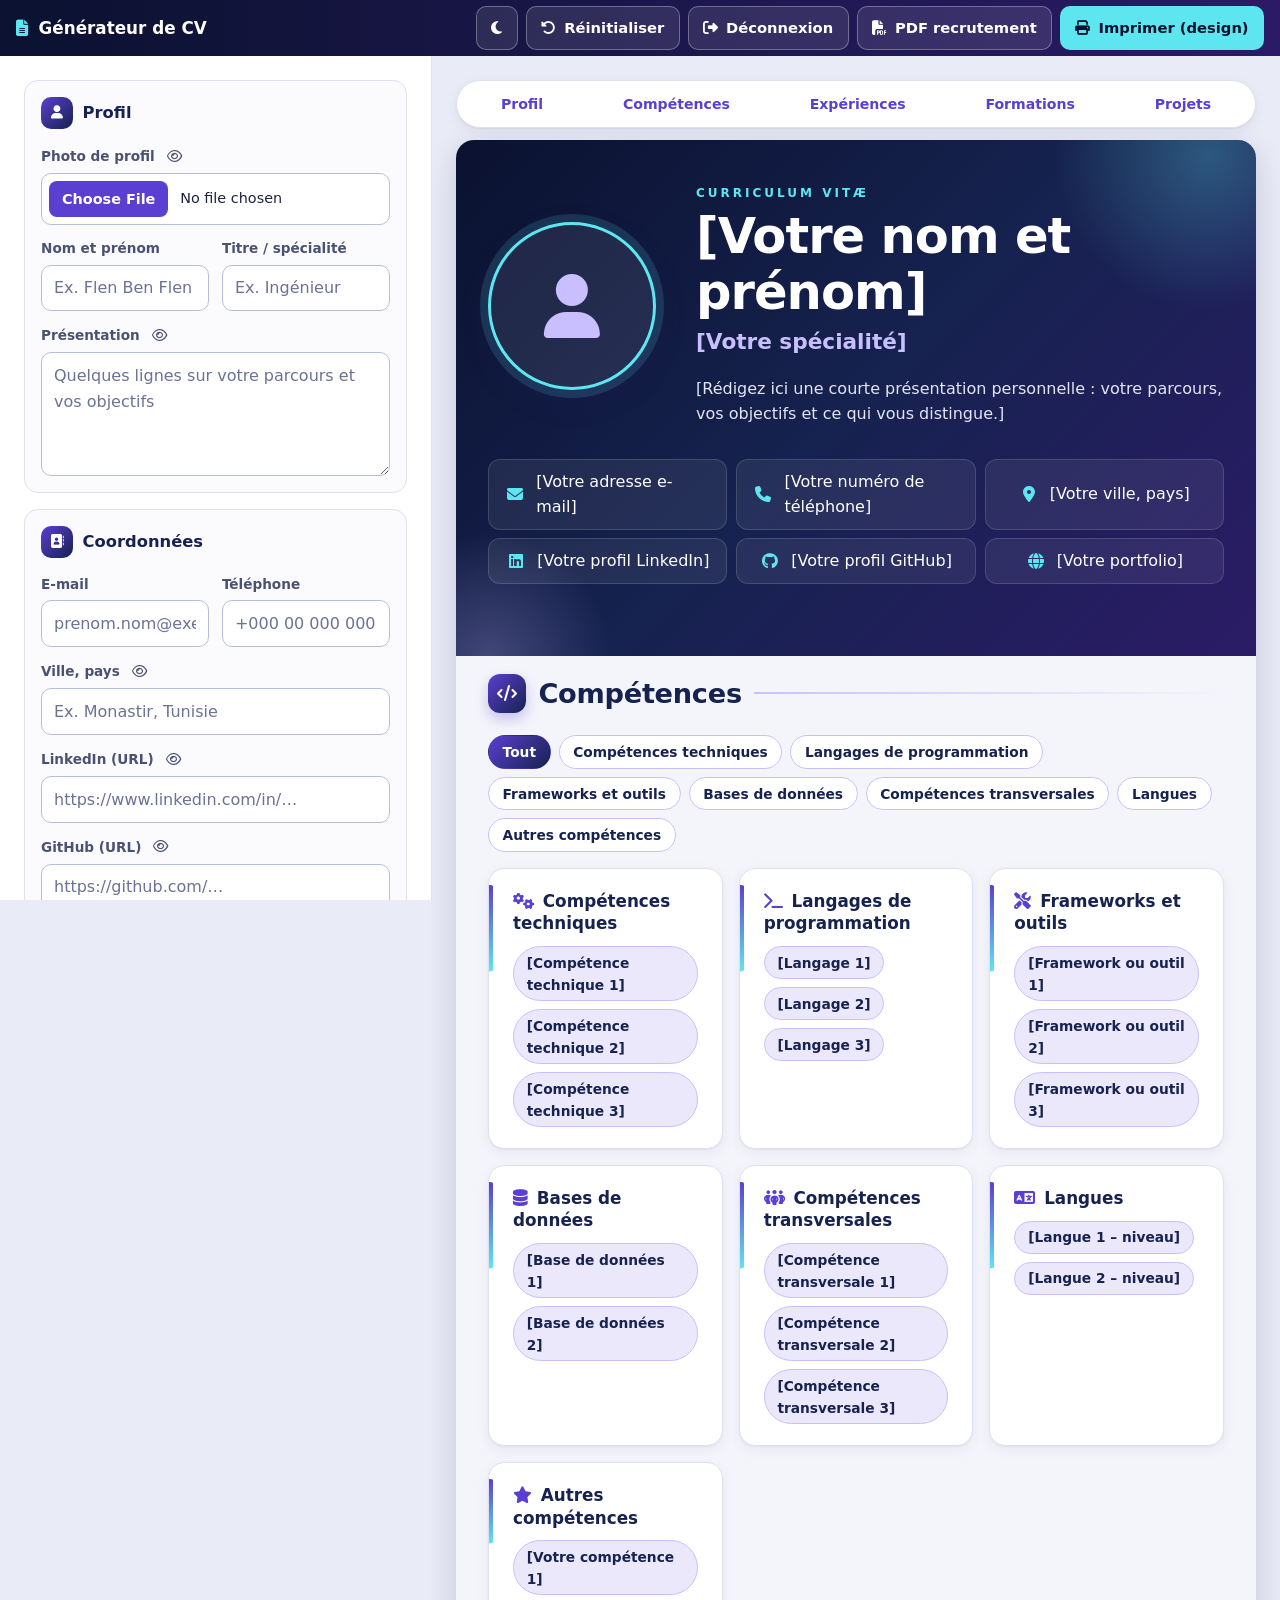
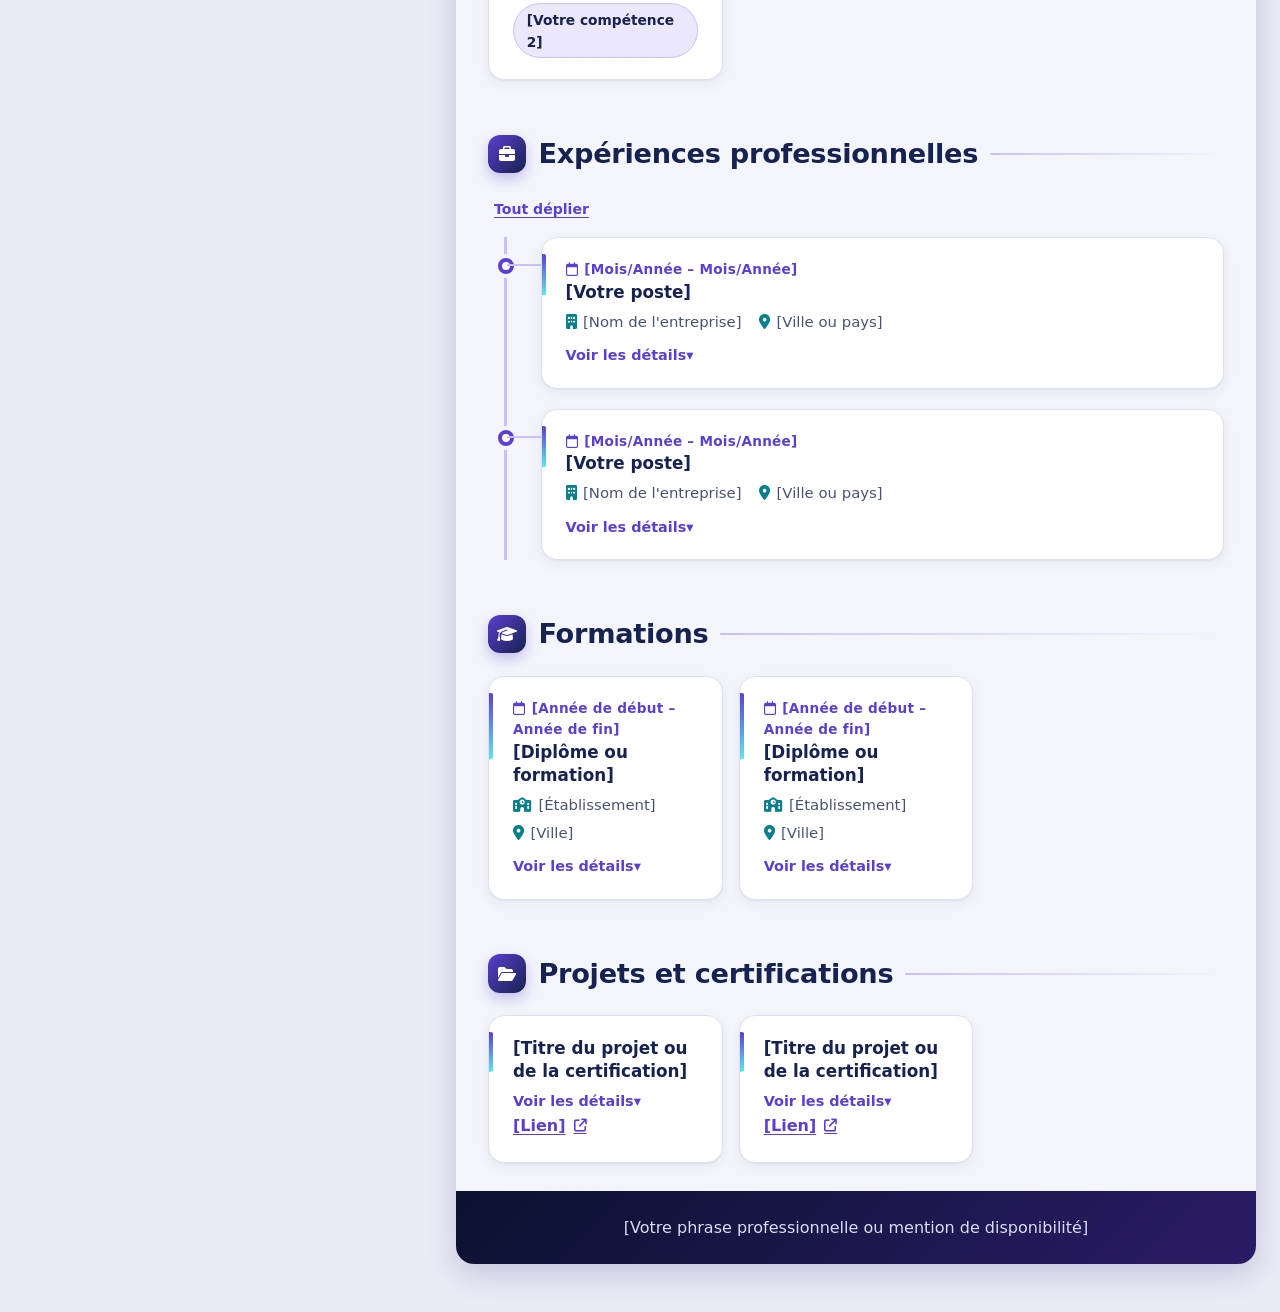
<file: index.html>
<!DOCTYPE html>
<html lang="fr">
<head>
  <meta charset="utf-8">
  <meta name="viewport" content="width=device-width, initial-scale=1">
  <title>Générateur de CV interactif</title>
  <meta name="description" content="Remplissez le formulaire et obtenez votre CV en ligne, prêt à imprimer ou à exporter en PDF.">
  <link rel="stylesheet" href="https://cdnjs.cloudflare.com/ajax/libs/font-awesome/6.5.2/css/all.min.css" crossorigin="anonymous" referrerpolicy="no-referrer">
  <link rel="stylesheet" href="style.css">
  <script>try{document.documentElement.dataset.theme=localStorage.getItem("cv-theme")||(matchMedia("(prefers-color-scheme:dark)").matches?"dark":"light")}catch(e){}</script>
</head>
<body>
  <a class="skip-link" href="#apercu">Aller à l'aperçu du CV</a>

  <header class="app-bar">
    <h1 class="brand"><i class="fa-solid fa-file-lines" aria-hidden="true"></i><span>Générateur de CV</span></h1>
    <div class="app-bar__actions">
      <button type="button" class="btn btn--ghost" data-action="theme" aria-label="Basculer entre thème clair et sombre"><i class="fa-solid fa-moon theme-moon" aria-hidden="true"></i><i class="fa-solid fa-sun theme-sun" aria-hidden="true"></i></button>
      <button name="reset" type="reset" class="btn btn--ghost" data-action="reset" aria-label="Réinitialiser le formulaire"><i class="fa-solid fa-rotate-left" aria-hidden="true"></i><span>Réinitialiser</span></button>
      <button type="button" class="btn btn--ghost" data-action="logout" aria-label="Se déconnecter"><i class="fa-solid fa-right-from-bracket" aria-hidden="true"></i><span>Déconnexion</span></button>
      <button type="button" class="btn btn--ghost" data-action="pdf" title="PDF sobre généré par le serveur : lisible par les logiciels de recrutement (ATS), identique sur tous les appareils" aria-label="Télécharger le PDF recrutement, généré par le serveur"><i class="fa-solid fa-file-pdf" aria-hidden="true"></i><span>PDF recrutement</span></button>
      <button name="print" type="submit" class="btn btn--primary" data-action="print" title="Reproduit l'aperçu à l'identique (couleurs, barres de niveau, timeline) ; fonctionne hors ligne" aria-label="Imprimer ou enregistrer l'aperçu en PDF"><i class="fa-solid fa-print" aria-hidden="true"></i><span>Imprimer (design)</span></button>
    </div>
  </header>

  <!-- Onglets mobile (CSS seul : boutons radio) -->
  <input class="tab-radio" type="radio" name="vue" id="vue-form" checked aria-label="Afficher le formulaire">
  <input class="tab-radio" type="radio" name="vue" id="vue-apercu" aria-label="Afficher l'aperçu du CV">
  <div class="tabs" aria-hidden="true">
    <label for="vue-form"><i class="fa-solid fa-pen-to-square"></i>Formulaire</label>
    <label for="vue-apercu"><i class="fa-solid fa-eye"></i>Aperçu</label>
  </div>

  <main class="app">

    <!-- ================= FORMULAIRE (gauche) ================= -->
    <aside class="editor" aria-label="Formulaire de saisie du CV">
      <form id="cv-form" autocomplete="off" novalidate>

        <fieldset class="panel">
          <legend><i class="fa-solid fa-user" aria-hidden="true"></i>Profil</legend>
          <label class="field"><span>Photo de profil</span><input type="file" accept="image/*" data-field="photo"></label>
          <div class="row">
            <label class="field"><span>Nom et prénom</span><input type="text" data-field="nom" placeholder="Ex. Flen Ben Flen"></label>
            <label class="field"><span>Titre / spécialité</span><input type="text" data-field="specialite" placeholder="Ex. Ingénieur "></label>
          </div>
          <label class="field"><span>Présentation</span><textarea rows="4" data-field="presentation" placeholder="Quelques lignes sur votre parcours et vos objectifs"></textarea></label>
        </fieldset>

        <fieldset class="panel">
          <legend><i class="fa-solid fa-address-book" aria-hidden="true"></i>Coordonnées</legend>
          <div class="row">
            <label class="field"><span>E-mail</span><input type="email" data-field="email" placeholder="prenom.nom@exemple.com"></label>
            <label class="field"><span>Téléphone</span><input type="tel" data-field="telephone" placeholder="+000 00 000 000"></label>
          </div>
          <label class="field"><span>Ville, pays</span><input type="text" data-field="ville" placeholder="Ex. Monastir, Tunisie"></label>
          <label class="field"><span>LinkedIn (URL)</span><input type="url" data-field="linkedin" placeholder="https://www.linkedin.com/in/…"></label>
          <label class="field"><span>GitHub (URL)</span><input type="url" data-field="github" placeholder="https://github.com/…"></label>
          <label class="field"><span>Portfolio (URL)</span><input type="url" data-field="portfolio" placeholder="https://…"></label>
        </fieldset>

        <fieldset class="panel">
          <legend><i class="fa-solid fa-code" aria-hidden="true"></i>Compétences</legend>
          <p class="hint">Séparez les éléments par des virgules. Niveau facultatif en % : « Python:80 » affiche une barre.</p>
          <label class="field"><span>Compétences techniques</span><input type="text" data-field="competences-techniques" placeholder="Ex. Algorithmique, Réseaux"></label>
          <label class="field"><span>Langages de programmation</span><input type="text" data-field="langages" placeholder="Ex. HTML:90, CSS:80, Python:70"></label>
          <label class="field"><span>Frameworks et outils</span><input type="text" data-field="outils" placeholder="Ex. Git, VS Code"></label>
          <label class="field"><span>Bases de données</span><input type="text" data-field="bases" placeholder="Ex. MySQL, MongoDB"></label>
          <label class="field"><span>Compétences transversales</span><input type="text" data-field="transversales" placeholder="Ex. Travail d'équipe, Autonomie"></label>
          <label class="field"><span>Langues</span><input type="text" data-field="langues" placeholder="Ex. Français (courant), Anglais (B2)"></label>
          <label class="field"><span>Autres compétences (libres)</span><input type="text" data-field="autres" placeholder="Ex. Figma, Docker, Gestion de projet"></label>
        </fieldset>

        <fieldset class="panel" data-list="experiences">
          <legend><i class="fa-solid fa-briefcase" aria-hidden="true"></i>Expériences professionnelles</legend>
          <details class="entry" open>
            <summary>Expérience 1</summary>
            <div class="row">
              <label class="field"><span>Poste</span><input type="text" data-field="poste"></label>
              <label class="field"><span>Entreprise</span><input type="text" data-field="entreprise"></label>
            </div>
            <div class="row">
              <label class="field"><span>Période</span><input type="text" data-field="periode" placeholder="Mois/Année – Mois/Année"></label>
              <label class="field"><span>Lieu</span><input type="text" data-field="lieu"></label>
            </div>
            <label class="field"><span>Missions</span><textarea rows="3" data-field="description"></textarea></label>
            <label class="field"><span>Réalisations</span><textarea rows="2" data-field="realisations"></textarea></label>
            <button type="button" class="btn btn--danger btn--sm" data-action="remove"><i class="fa-solid fa-trash" aria-hidden="true"></i>Supprimer</button>
          </details>
          <details class="entry">
            <summary>Expérience 2</summary>
            <div class="row">
              <label class="field"><span>Poste</span><input type="text" data-field="poste"></label>
              <label class="field"><span>Entreprise</span><input type="text" data-field="entreprise"></label>
            </div>
            <div class="row">
              <label class="field"><span>Période</span><input type="text" data-field="periode" placeholder="Mois/Année – Mois/Année"></label>
              <label class="field"><span>Lieu</span><input type="text" data-field="lieu"></label>
            </div>
            <label class="field"><span>Missions</span><textarea rows="3" data-field="description"></textarea></label>
            <label class="field"><span>Réalisations</span><textarea rows="2" data-field="realisations"></textarea></label>
            <button type="button" class="btn btn--danger btn--sm" data-action="remove"><i class="fa-solid fa-trash" aria-hidden="true"></i>Supprimer</button>
          </details>
          <button type="button" class="btn btn--add" data-action="add" data-target="experiences"><i class="fa-solid fa-plus" aria-hidden="true"></i>Ajouter une expérience</button>
        </fieldset>

        <fieldset class="panel" data-list="formations">
          <legend><i class="fa-solid fa-graduation-cap" aria-hidden="true"></i>Formations</legend>
          <details class="entry" open>
            <summary>Formation 1</summary>
            <label class="field"><span>Diplôme / formation</span><input type="text" data-field="diplome"></label>
            <div class="row">
              <label class="field"><span>Établissement</span><input type="text" data-field="etablissement"></label>
              <label class="field"><span>Ville</span><input type="text" data-field="ville-formation"></label>
            </div>
            <label class="field"><span>Années</span><input type="text" data-field="annees" placeholder="Début – Fin"></label>
            <label class="field"><span>Description / spécialisation</span><textarea rows="2" data-field="description"></textarea></label>
            <button type="button" class="btn btn--danger btn--sm" data-action="remove"><i class="fa-solid fa-trash" aria-hidden="true"></i>Supprimer</button>
          </details>
          <details class="entry">
            <summary>Formation 2</summary>
            <label class="field"><span>Diplôme / formation</span><input type="text" data-field="diplome"></label>
            <div class="row">
              <label class="field"><span>Établissement</span><input type="text" data-field="etablissement"></label>
              <label class="field"><span>Ville</span><input type="text" data-field="ville-formation"></label>
            </div>
            <label class="field"><span>Années</span><input type="text" data-field="annees" placeholder="Début – Fin"></label>
            <label class="field"><span>Description / spécialisation</span><textarea rows="2" data-field="description"></textarea></label>
            <button type="button" class="btn btn--danger btn--sm" data-action="remove"><i class="fa-solid fa-trash" aria-hidden="true"></i>Supprimer</button>
          </details>
          <button type="button" class="btn btn--add" data-action="add" data-target="formations"><i class="fa-solid fa-plus" aria-hidden="true"></i>Ajouter une formation</button>
        </fieldset>

        <fieldset class="panel" data-list="projets">
          <legend><i class="fa-solid fa-folder-open" aria-hidden="true"></i>Projets et certifications</legend>
          <details class="entry" open>
            <summary>Élément 1</summary>
            <label class="field"><span>Titre</span><input type="text" data-field="titre"></label>
            <label class="field"><span>Description</span><textarea rows="2" data-field="description"></textarea></label>
            <label class="field"><span>Lien (URL, facultatif)</span><input type="url" data-field="lien" placeholder="https://…"></label>
            <button type="button" class="btn btn--danger btn--sm" data-action="remove"><i class="fa-solid fa-trash" aria-hidden="true"></i>Supprimer</button>
          </details>
          <details class="entry">
            <summary>Élément 2</summary>
            <label class="field"><span>Titre</span><input type="text" data-field="titre"></label>
            <label class="field"><span>Description</span><textarea rows="2" data-field="description"></textarea></label>
            <label class="field"><span>Lien (URL, facultatif)</span><input type="url" data-field="lien" placeholder="https://…"></label>
            <button type="button" class="btn btn--danger btn--sm" data-action="remove"><i class="fa-solid fa-trash" aria-hidden="true"></i>Supprimer</button>
          </details>
          <button type="button" class="btn btn--add" data-action="add" data-target="projets"><i class="fa-solid fa-plus" aria-hidden="true"></i>Ajouter un élément</button>
        </fieldset>

        <fieldset class="panel">
          <legend><i class="fa-solid fa-signature" aria-hidden="true"></i>Pied de page</legend>
          <label class="field"><span>Phrase professionnelle / disponibilité</span><input type="text" data-field="pied" placeholder="Ex. Disponible à partir de septembre"></label>
        </fieldset>
      </form>
    </aside>

    <!-- ================= APERÇU DU CV (droite) ================= -->
    <section class="preview" id="apercu" aria-label="Aperçu du CV">
      <nav class="toc" aria-label="Sections du CV">
        <a href="#profil">Profil</a><a href="#competences">Compétences</a><a href="#experiences">Expériences</a><a href="#formations">Formations</a><a href="#projets">Projets</a>
      </nav>
      <article class="sheet" id="cv">

        <header class="hero" id="profil">
          <div class="hero__deco" aria-hidden="true"></div>
          <div class="hero__inner">
            <div class="avatar" role="img" aria-label="Emplacement de la photo de profil" data-out-photo="photo">
              <i class="fa-solid fa-user" aria-hidden="true"></i>
            </div>

            <div class="hero__text">
              <p class="hero__kicker">Curriculum vitæ</p>
              <h2 class="hero__name" data-out="nom">[Votre nom et prénom]</h2>
              <p class="hero__title" data-out="specialite">[Votre spécialité]</p>
              <p class="hero__about" data-out="presentation">[Rédigez ici une courte présentation personnelle : votre parcours, vos objectifs et ce qui vous distingue.]</p>
            </div>

            <address class="contact">
              <ul>
                <li><i class="fa-solid fa-envelope" aria-hidden="true"></i><a href="mailto:votre.email@exemple.com" data-out="email" data-out-href="email">[Votre adresse e-mail]</a></li>
                <li><i class="fa-solid fa-phone" aria-hidden="true"></i><a href="tel:+000000000000" data-out="telephone" data-out-href="telephone">[Votre numéro de téléphone]</a></li>
                <li><i class="fa-solid fa-location-dot" aria-hidden="true"></i><span data-out="ville">[Votre ville, pays]</span></li>
                <li><i class="fa-brands fa-linkedin" aria-hidden="true"></i><a href="https://www.linkedin.com/" target="_blank" rel="noopener noreferrer" data-out="linkedin" data-out-href="linkedin">[Votre profil LinkedIn]</a></li>
                <li><i class="fa-brands fa-github" aria-hidden="true"></i><a href="https://github.com/" target="_blank" rel="noopener noreferrer" data-out="github" data-out-href="github">[Votre profil GitHub]</a></li>
                <li><i class="fa-solid fa-globe" aria-hidden="true"></i><a href="https://exemple.com/" target="_blank" rel="noopener noreferrer" data-out="portfolio" data-out-href="portfolio">[Votre portfolio]</a></li>
              </ul>
            </address>
          </div>
        </header>

        <div class="sheet__body">

          <section class="section" id="competences" aria-labelledby="t-competences">
            <h2 id="t-competences">
              <i class="fa-solid fa-code" aria-hidden="true"></i>
              Compétences</h2>
            <div class="grid">
              <article class="card">
                <h3><i class="fa-solid fa-gears" aria-hidden="true"></i>Compétences techniques</h3>
                <ul class="badges" data-out-badges="competences-techniques"><li>[Compétence technique 1]</li><li>[Compétence technique 2]</li><li>[Compétence technique 3]</li></ul>
              </article>
              <article class="card">
                <h3><i class="fa-solid fa-terminal" aria-hidden="true"></i>Langages de programmation</h3>
                <ul class="badges" data-out-badges="langages"><li>[Langage 1]</li><li>[Langage 2]</li><li>[Langage 3]</li></ul>
              </article>
              <article class="card">
                <h3><i class="fa-solid fa-screwdriver-wrench" aria-hidden="true"></i>Frameworks et outils</h3>
                <ul class="badges" data-out-badges="outils"><li>[Framework ou outil 1]</li><li>[Framework ou outil 2]</li><li>[Framework ou outil 3]</li></ul>
              </article>
              <article class="card">
                <h3><i class="fa-solid fa-database" aria-hidden="true"></i>Bases de données</h3>
                <ul class="badges" data-out-badges="bases"><li>[Base de données 1]</li><li>[Base de données 2]</li></ul>
              </article>
              <article class="card">
                <h3><i class="fa-solid fa-people-group" aria-hidden="true"></i>Compétences transversales</h3>
                <ul class="badges" data-out-badges="transversales"><li>[Compétence transversale 1]</li><li>[Compétence transversale 2]</li><li>[Compétence transversale 3]</li></ul>
              </article>
              <article class="card">
                <h3><i class="fa-solid fa-language" aria-hidden="true"></i>Langues</h3>
                <ul class="badges" data-out-badges="langues"><li>[Langue 1 – niveau]</li><li>[Langue 2 – niveau]</li></ul>
              </article>
              <article class="card">
                <h3><i class="fa-solid fa-star" aria-hidden="true"></i>Autres compétences</h3>
                <ul class="badges" data-out-badges="autres"><li>[Votre compétence 1]</li><li>[Votre compétence 2]</li></ul>
              </article>
            </div>
          </section>

          <section class="section" id="experiences" aria-labelledby="t-experiences">
            <h2 id="t-experiences"><i class="fa-solid fa-briefcase" aria-hidden="true"></i>Expériences professionnelles</h2>
            <button type="button" class="toggle-all" data-action="toggle-all" data-target="experiences">Tout déplier</button>
            <ol class="timeline" data-preview-list="experiences">
              <li class="timeline__item">
                <article class="card">
                  <p class="meta-date"><i class="fa-regular fa-calendar" aria-hidden="true"></i><span data-out="periode">[Mois/Année – Mois/Année]</span></p>
                  <h3 data-out="poste">[Votre poste]</h3>
                  <p class="meta-org"><span><i class="fa-solid fa-building" aria-hidden="true"></i><span data-out="entreprise">[Nom de l'entreprise]</span></span> <span><i class="fa-solid fa-location-dot" aria-hidden="true"></i><span data-out="lieu">[Ville ou pays]</span></span></p>
                  <details class="more"><summary>Voir les détails</summary><p data-out="description">[Décrivez vos missions et responsabilités]</p><p class="achievements"><strong>Réalisations :</strong> <span data-out="realisations">[Présentez vos résultats ou projets]</span></p></details>
                </article>
              </li>
              <li class="timeline__item">
                <article class="card">
                  <p class="meta-date"><i class="fa-regular fa-calendar" aria-hidden="true"></i><span data-out="periode">[Mois/Année – Mois/Année]</span></p>
                  <h3 data-out="poste">[Votre poste]</h3>
                  <p class="meta-org"><span><i class="fa-solid fa-building" aria-hidden="true"></i><span data-out="entreprise">[Nom de l'entreprise]</span></span> <span><i class="fa-solid fa-location-dot" aria-hidden="true"></i><span data-out="lieu">[Ville ou pays]</span></span></p>
                  <details class="more"><summary>Voir les détails</summary><p data-out="description">[Décrivez vos missions et responsabilités]</p><p class="achievements"><strong>Réalisations :</strong> <span data-out="realisations">[Présentez vos résultats ou projets]</span></p></details>
                </article>
              </li>
            </ol>
          </section>

          <section class="section" id="formations" aria-labelledby="t-formations">
            <h2 id="t-formations"><i class="fa-solid fa-graduation-cap" aria-hidden="true"></i>Formations</h2>
            <div class="grid grid--2" data-preview-list="formations">
              <article class="card card--edu">
                <p class="meta-date"><i class="fa-regular fa-calendar" aria-hidden="true"></i><span data-out="annees">[Année de début – Année de fin]</span></p>
                <h3 data-out="diplome">[Diplôme ou formation]</h3>
                <p class="meta-org"><span><i class="fa-solid fa-school" aria-hidden="true"></i><span data-out="etablissement">[Établissement]</span></span> <span><i class="fa-solid fa-location-dot" aria-hidden="true"></i><span data-out="ville-formation">[Ville]</span></span></p>
                <details class="more"><summary>Voir les détails</summary><p data-out="description">[Description ou spécialisation]</p></details>
              </article>
              <article class="card card--edu">
                <p class="meta-date"><i class="fa-regular fa-calendar" aria-hidden="true"></i><span data-out="annees">[Année de début – Année de fin]</span></p>
                <h3 data-out="diplome">[Diplôme ou formation]</h3>
                <p class="meta-org"><span><i class="fa-solid fa-school" aria-hidden="true"></i><span data-out="etablissement">[Établissement]</span></span> <span><i class="fa-solid fa-location-dot" aria-hidden="true"></i><span data-out="ville-formation">[Ville]</span></span></p>
                <details class="more"><summary>Voir les détails</summary><p data-out="description">[Description ou spécialisation]</p></details>
              </article>
            </div>
          </section>

          <section class="section" id="projets" aria-labelledby="t-projets">
            <h2 id="t-projets"><i class="fa-solid fa-folder-open" aria-hidden="true"></i>Projets et certifications</h2>
            <div class="grid" data-preview-list="projets">
              <article class="card">
                <h3 data-out="titre">[Titre du projet ou de la certification]</h3>
                <details class="more"><summary>Voir les détails</summary><p data-out="description">[Courte description]</p></details>
                <p><a class="link-more" href="https://exemple.com/" target="_blank" rel="noopener noreferrer" data-out-href="lien"><span data-out="lien">[Lien]</span><i class="fa-solid fa-arrow-up-right-from-square" aria-hidden="true"></i></a></p>
              </article>
              <article class="card">
                <h3 data-out="titre">[Titre du projet ou de la certification]</h3>
                <details class="more"><summary>Voir les détails</summary><p data-out="description">[Courte description]</p></details>
                <p><a class="link-more" href="https://exemple.com/" target="_blank" rel="noopener noreferrer" data-out-href="lien"><span data-out="lien">[Lien]</span><i class="fa-solid fa-arrow-up-right-from-square" aria-hidden="true"></i></a></p>
              </article>
            </div>
          </section>
        </div>

        <footer class="sheet__footer">
          <p data-out="pied">[Votre phrase professionnelle ou mention de disponibilité]</p>
        </footer>
      </article>
    </section>
  </main>

  <script src="script.js" defer></script>
</body>
</html>
</file>
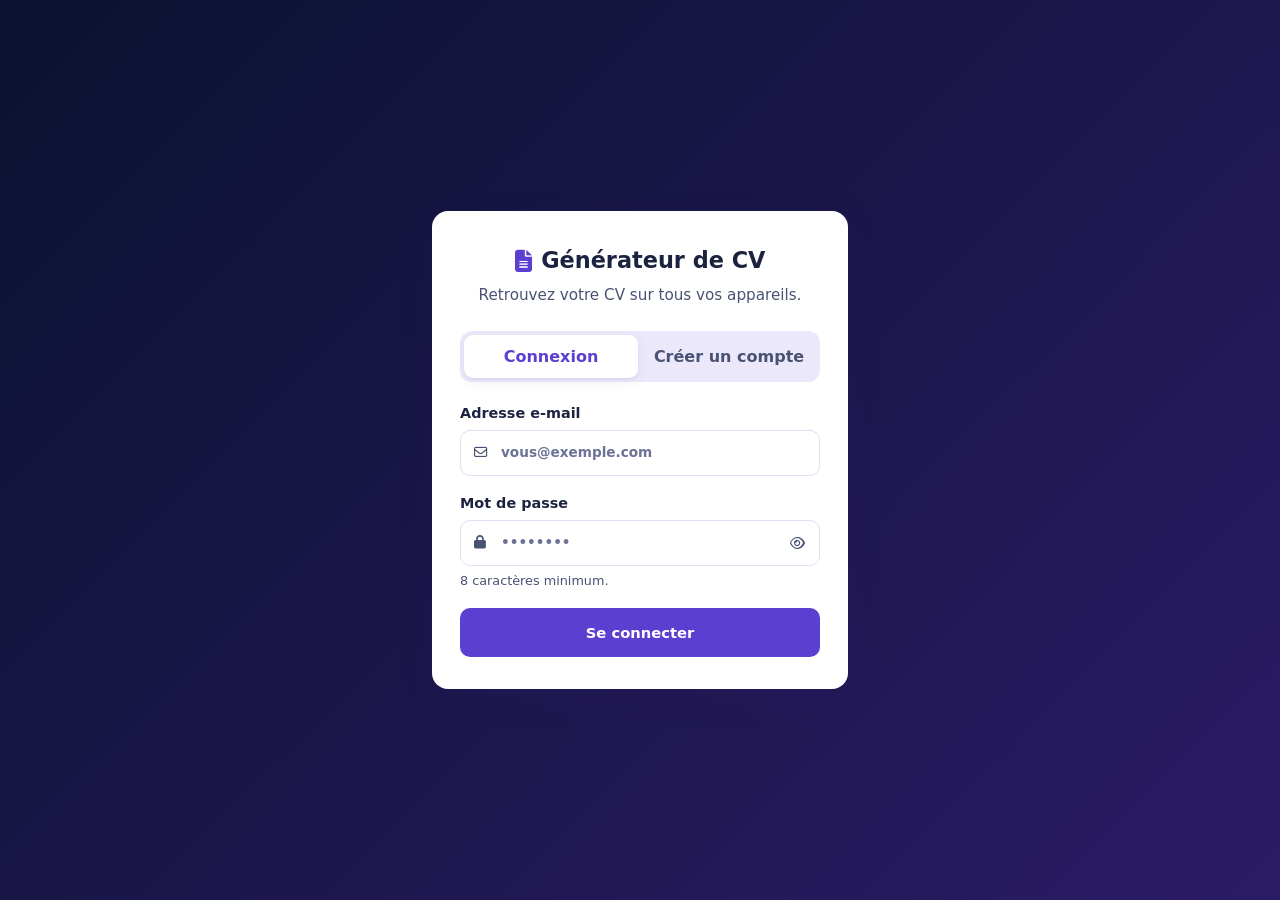
<file: login.html>
<!doctype html>
<html lang="fr">
<head>
  <meta charset="utf-8">
  <meta name="viewport" content="width=device-width, initial-scale=1">
  <title>Connexion – Générateur de CV</title>
  <script>try{document.documentElement.dataset.theme=localStorage.getItem("cv-theme")||(matchMedia("(prefers-color-scheme:dark)").matches?"dark":"light")}catch(e){}</script>
  <link rel="stylesheet" href="https://cdnjs.cloudflare.com/ajax/libs/font-awesome/6.5.2/css/all.min.css" crossorigin="anonymous" referrerpolicy="no-referrer">
  <link rel="stylesheet" href="style.css">
  <link rel="stylesheet" href="auth.css">
</head>
<body class="auth">
  <main class="auth__card">
    <h1 class="auth__brand"><i class="fa-solid fa-file-lines" aria-hidden="true"></i>Générateur de CV</h1>
    <p class="auth__sub">Retrouvez votre CV sur tous vos appareils.</p>

    <div class="auth__tabs" role="tablist">
      <button type="button" role="tab" data-mode="login" aria-selected="true">Connexion</button>
      <button type="button" role="tab" data-mode="register" aria-selected="false">Créer un compte</button>
    </div>

    <form id="f" novalidate>
      <p id="err" class="auth__err" role="alert"></p>

      <label class="field">
        <span>Adresse e-mail</span>
        <span class="field__box">
          <i class="fa-regular fa-envelope" aria-hidden="true"></i>
          <input type="email" name="email" required autocomplete="username" placeholder="vous@exemple.com">
        </span>
      </label>

      <label class="field">
        <span>Mot de passe</span>
        <span class="field__box">
          <i class="fa-solid fa-lock" aria-hidden="true"></i>
          <input type="password" name="password" required minlength="8" autocomplete="current-password" placeholder="••••••••">
          <button type="button" class="field__eye" aria-label="Afficher le mot de passe"><i class="fa-regular fa-eye" aria-hidden="true"></i></button>
        </span>
        <small id="hint" hidden>8 caractères minimum.</small>
      </label>

      <button type="submit" class="btn auth__submit"><span id="submit-label">Se connecter</span></button>
    </form>
  </main>

  <script>
    var f = document.getElementById('f'), err = document.getElementById('err'), mode = 'login';
    var tabs = document.querySelectorAll('[data-mode]'), btn = f.querySelector('.auth__submit');

    function setMode(m) {
      mode = m; err.textContent = '';
      tabs.forEach(function (t) { t.setAttribute('aria-selected', t.dataset.mode === m); });
      document.getElementById('submit-label').textContent = m === 'login' ? 'Se connecter' : 'Créer mon compte';
      document.getElementById('hint').hidden = m === 'login';
      f.password.autocomplete = m === 'login' ? 'current-password' : 'new-password';
      document.title = (m === 'login' ? 'Connexion' : 'Inscription') + ' – Générateur de CV';
    }
    tabs.forEach(function (t) { t.addEventListener('click', function () { setMode(t.dataset.mode); }); });

    f.querySelector('.field__eye').addEventListener('click', function (e) {
      var show = f.password.type === 'password';
      f.password.type = show ? 'text' : 'password';
      e.currentTarget.setAttribute('aria-label', show ? 'Masquer le mot de passe' : 'Afficher le mot de passe');
      e.currentTarget.firstChild.className = show ? 'fa-regular fa-eye-slash' : 'fa-regular fa-eye';
    });

    f.addEventListener('submit', function (e) {
      e.preventDefault();
      err.textContent = '';
      if (!f.email.validity.valid) { err.textContent = 'Adresse e-mail invalide.'; return f.email.focus(); }
      if (f.password.value.length < 8) { err.textContent = 'Le mot de passe doit contenir au moins 8 caractères.'; return f.password.focus(); }
      btn.disabled = true;
      fetch('api.php?a=' + mode, { method: 'POST', body: JSON.stringify({ email: f.email.value, password: f.password.value }) })
        .then(function (r) { return r.json().then(function (m) { if (r.ok) location.href = 'index.html'; else err.textContent = m; }); })
        .catch(function () { err.textContent = 'Serveur injoignable.'; })
        .then(function () { btn.disabled = false; });
    });
  </script>
</body>
</html>
</file>
<file: style.css>
:root {
  --navy-900: #0b1230;
  --navy-700: #16224f;
  --violet-800: #2b1b66;
  --violet-600: #5b3fd0;
  --violet-100: #ece8fb;
  --lavender: #c9bfff;
  --cyan: #5ee6f0;
  --cyan-700: #0a7f8c;
  --danger: #b3261e;

  --bg: #f4f5fb;
  --surface: #ffffff;
  --text: #1c2340;
  --text-soft: #4a5273;
  --border: #dde0ef;

  --bar-h: 3.5rem;
  --radius: 16px;
  --shadow-sm: 0 1px 2px rgba(22, 34, 79, .06), 0 4px 14px rgba(22, 34, 79, .06);
  --shadow-lg: 0 10px 30px rgba(43, 27, 102, .18);
  --ease: cubic-bezier(.2, .7, .2, 1);

  --font: "Segoe UI", system-ui, -apple-system, "Helvetica Neue", Arial, sans-serif;
}

/* ---------- 2. Base ---------- */
*, *::before, *::after { box-sizing: border-box; }
html { scroll-behavior: smooth; }

body {
  margin: 0; font-family: var(--font); font-size: 1rem; line-height: 1.6;
  color: var(--text); background: #e9ebf6; overflow-wrap: anywhere;
}
h1, h2, h3, p, ul, ol, address, fieldset, legend { margin: 0; padding: 0; }
ul, ol { list-style: none; }
address { font-style: normal; }
fieldset { border: 0; min-width: 0; }
img { max-width: 100%; height: auto; }

a { color: var(--violet-600); text-underline-offset: 3px; transition: color .2s; }
a:hover { color: var(--navy-700); }
:focus-visible { outline: 3px solid var(--cyan-700); outline-offset: 2px; border-radius: 4px; }

.skip-link {
  position: absolute; left: .5rem; top: -4rem; z-index: 100;
  padding: .6rem 1rem; background: var(--navy-900); color: #fff; border-radius: 8px; transition: top .2s;
}
.skip-link:focus { top: .5rem; color: #fff; }

/* ---------- 3. Barre d'application & onglets ---------- */
.app-bar {
  position: sticky; top: 0; z-index: 50; height: var(--bar-h);
  display: flex; align-items: center; justify-content: space-between; gap: .75rem;
  padding: 0 1rem; color: #fff;
  background: linear-gradient(90deg, var(--navy-900), var(--violet-800));
}
.brand { display: flex; align-items: center; gap: .6rem; font-weight: 700; font-size: 1.05rem; }
.brand i { color: var(--cyan); }
.app-bar__actions { display: flex; gap: .5rem; }
.app-bar .btn span { display: none; }
.app-bar :focus-visible { outline-color: var(--cyan); }

.tab-radio { position: absolute; opacity: 0; pointer-events: none; }
.tabs {
  position: sticky; top: var(--bar-h); z-index: 40; display: flex;
  background: var(--surface); border-bottom: 1px solid var(--border);
}
.tabs label {
  flex: 1; display: flex; justify-content: center; align-items: center; gap: .5rem;
  padding: .75rem; font-weight: 600; color: var(--text-soft); cursor: pointer;
  border-bottom: 3px solid transparent; transition: color .2s, border-color .2s, background-color .2s;
}
.tabs label:hover { background: var(--violet-100); }
#vue-form:checked ~ .tabs label[for="vue-form"],
#vue-apercu:checked ~ .tabs label[for="vue-apercu"] { color: var(--violet-600); border-bottom-color: var(--violet-600); }
#vue-form:focus-visible ~ .tabs label[for="vue-form"],
#vue-apercu:focus-visible ~ .tabs label[for="vue-apercu"] { outline: 3px solid var(--cyan-700); outline-offset: -3px; }

/* ---------- 4. Layout (mobile : un volet à la fois) ---------- */
#vue-form:checked ~ .app .preview { display: none; }
#vue-apercu:checked ~ .app .editor { display: none; }

.editor { background: var(--surface); padding: 1rem; }
.preview { padding: 1rem .5rem 2rem; }

@media (min-width: 64em) {
  .tabs { display: none; }
  #vue-form:checked ~ .app .preview,
  #vue-apercu:checked ~ .app .editor { display: block; }
  .app-bar .btn span { display: inline; }
  .app { display: grid; grid-template-columns: minmax(21rem, 27rem) 1fr; align-items: start; }
  .editor {
    position: sticky; top: var(--bar-h); height: calc(100dvh - var(--bar-h)); overflow-y: auto;
    border-right: 1px solid var(--border); padding: 1.25rem;
  }
  .preview { padding: 1.5rem 1.5rem 3rem; }
  .sheet { max-width: 56rem; margin-inline: auto; }
}

/* ---------- 5. Formulaire ---------- */
#cv-form { display: grid; gap: 1rem; }

.panel { display: grid; gap: .8rem; padding: 1rem; border: 1px solid var(--border); border-radius: 14px; background: #fbfbfe; }
.panel legend {
  float: left; width: 100%; margin-bottom: .2rem;
  display: flex; align-items: center; gap: .6rem; font-weight: 700; color: var(--navy-700); font-size: 1.02rem;
}
.panel legend + * { clear: both; }
.panel legend i {
  display: grid; place-items: center; width: 2rem; height: 2rem; border-radius: 10px; font-size: .85rem;
  color: #fff; background: linear-gradient(135deg, var(--violet-600), var(--navy-700));
}

.row { display: grid; gap: .8rem; }
.field { display: grid; gap: .3rem; }
.field span { font-size: .85rem; font-weight: 600; color: var(--text-soft); }
.hint { font-size: .85rem; color: var(--text-soft); }

input[type="text"], input[type="email"], input[type="tel"], input[type="url"], textarea, input[type="file"] {
  width: 100%; font: inherit; color: var(--text);
  padding: .6rem .75rem; background: #fff; border: 1px solid #b9bed6; border-radius: 10px;
  transition: border-color .2s, box-shadow .2s;
}
textarea { resize: vertical; min-height: 3rem; }
input::placeholder, textarea::placeholder { color: #6b7294; }
input:hover, textarea:hover { border-color: var(--violet-600); }
input:focus, textarea:focus { outline: none; border-color: var(--violet-600); box-shadow: 0 0 0 3px rgba(91, 63, 208, .25); }
input[type="file"] { padding: .45rem; font-size: .9rem; }
input[type="file"]::file-selector-button {
  margin-right: .75rem; padding: .4rem .8rem; border: 0; border-radius: 8px;
  font: inherit; font-weight: 600; color: #fff; background: var(--violet-600); cursor: pointer;
}

.entry { border: 1px solid var(--border); border-radius: 12px; background: #fff; }
.entry > summary {
  padding: .7rem .9rem; font-weight: 600; color: var(--navy-700); cursor: pointer; list-style: none;
  display: flex; align-items: center; justify-content: space-between; border-radius: 12px;
}
.entry > summary::-webkit-details-marker { display: none; }
.entry > summary::after { content: "\25BE"; transition: transform .25s var(--ease); }
.entry[open] > summary::after { transform: rotate(180deg); }
.entry > summary:hover { background: var(--violet-100); }
.entry[open] { display: grid; gap: .8rem; padding-bottom: .9rem; }
.entry[open] > :not(summary) { margin-inline: .9rem; }
.entry[open] > .btn { justify-self: start; }

/* ---------- 6. Boutons ---------- */
.btn {
  display: inline-flex; align-items: center; justify-content: center; gap: .5rem;
  padding: .55rem .9rem; font: inherit; font-weight: 600; font-size: .92rem;
  border: 1px solid transparent; border-radius: 10px; cursor: pointer;
  transition: transform .2s var(--ease), background-color .2s, box-shadow .2s, color .2s;
}
.btn:hover { transform: translateY(-2px); }
.btn--primary { color: var(--navy-900); background: var(--cyan); }
.btn--primary:hover { box-shadow: 0 6px 16px rgba(94, 230, 240, .4); }
.btn--ghost { color: #fff; background: rgba(255, 255, 255, .1); border-color: rgba(255, 255, 255, .3); }
.btn--ghost:hover { background: rgba(255, 255, 255, .2); }
.btn--add { color: var(--violet-600); background: #fff; border: 2px dashed var(--lavender); }
.btn--add:hover { background: var(--violet-100); border-color: var(--violet-600); }
.btn--danger { color: var(--danger); background: #fff; border-color: #e2b4b0; margin: 8px 10px; }
.btn--danger:hover { background: #fdecea; }
.btn--sm { padding: .35rem .7rem; font-size: .85rem; }

/* ---------- 7. CV : en-tête ---------- */
.sheet {
  background: var(--bg); border-radius: 18px; overflow: hidden; box-shadow: var(--shadow-lg);
}

.hero {
  position: relative; overflow: hidden; color: #fff;
  background: linear-gradient(135deg, var(--navy-900) 0%, var(--navy-700) 50%, var(--violet-800) 100%);
  padding: 2.25rem 1.25rem 4rem;
}
.hero__deco { position: absolute; inset: 0; pointer-events: none; }
.hero__deco::before, .hero__deco::after { content: ""; position: absolute; border-radius: 50%; }
.hero__deco::before {
  width: 20rem; height: 20rem; right: -7rem; top: -9rem;
  background: radial-gradient(circle, rgba(94, 230, 240, .28), transparent 68%);
  animation: float 9s ease-in-out infinite;
}
.hero__deco::after {
  width: 16rem; height: 16rem; left: -6rem; bottom: -8rem;
  background: radial-gradient(circle, rgba(201, 191, 255, .25), transparent 68%);
  animation: float 11s ease-in-out infinite reverse;
}
.hero__inner { position: relative; display: grid; gap: 1.5rem; justify-items: center; text-align: center; }

.avatar {
  display: grid; place-items: center; overflow: hidden;
  width: 8.5rem; height: 8.5rem; border-radius: 50%; object-fit: cover;
  font-size: 3.25rem; color: var(--lavender); background: rgba(255, 255, 255, .08);
  border: 3px solid var(--cyan); box-shadow: 0 0 0 8px rgba(94, 230, 240, .14), var(--shadow-lg);
  animation: pop .8s var(--ease) both;
}
.avatar img { width: 100%; height: 100%; object-fit: cover; }

.hero__kicker { text-transform: uppercase; letter-spacing: .25em; font-size: .75rem; color: var(--cyan); font-weight: 700; }
.hero__name { font-size: clamp(1.9rem, 9vw, 3.1rem); line-height: 1.12; margin: .35rem 0 .3rem; color: inherit; letter-spacing: -.02em; }
.hero__title { font-size: clamp(1.05rem, 4vw, 1.35rem); color: var(--lavender); font-weight: 600; }
.hero__about { max-width: 42rem; margin: 1rem auto 0; color: #e3e5f6; }

.contact { width: 100%; }
.contact ul { display: grid; gap: .55rem; }
.contact li {
  display: flex; align-items: center; justify-content: center; gap: .7rem;
  padding: .55rem 1rem; border-radius: 12px; min-width: 0;
  background: rgba(255, 255, 255, .07); border: 1px solid rgba(255, 255, 255, .14);
  transition: transform .25s var(--ease), background-color .25s, border-color .25s;
}
.contact li:hover, .contact li:focus-within { transform: translateY(-3px); background: rgba(255, 255, 255, .13); border-color: var(--cyan); }
.contact i { color: var(--cyan); width: 1.25rem; text-align: center; flex: none; transition: transform .25s var(--ease); }
.contact li:hover i { transform: scale(1.2) rotate(-6deg); }
.contact a, .contact span { color: #fff; text-decoration: none; min-width: 0; }
.contact a:hover { color: var(--cyan); text-decoration: underline; }
.contact a:focus-visible { outline-color: var(--cyan); }

/* ---------- 8. CV : sections & cartes ---------- */
.sheet__body { position: relative; margin-top: -2rem; padding: 0 1rem 1rem; }
.section { padding: 2rem 0 .25rem; }

h2:not(.hero__name) {
  display: flex; align-items: center; gap: .75rem; margin-bottom: 1.25rem; margin-top: 1rem;
  font-size: clamp(1.25rem, 5vw, 1.7rem); color: var(--navy-700); letter-spacing: -.01em;
}
h2 i {
 display: inline-flex !important; align-items: center; justify-content: center; flex: none; width: 2.4rem; height: 2.4rem; border-radius: 12px; font-size: 1rem; line-height: 1; text-align: center;
  color: #fff; background: linear-gradient(135deg, var(--violet-600), var(--navy-700)); box-shadow: 0 6px 14px rgba(91, 63, 208, .3);
}
h2:not(.hero__name)::after { content: ""; flex: 1; height: 2px; border-radius: 2px; background: linear-gradient(90deg, var(--lavender), transparent); }

h3 { font-size: 1.05rem; line-height: 1.35; color: var(--navy-700); margin-bottom: .45rem; }
h3 i { color: var(--violet-600); margin-right: .55rem; }

.grid { display: grid; gap: 1rem; }

.card {
  position: relative; background: var(--surface); border: 1px solid var(--border); border-radius: var(--radius);
  padding: 1.15rem 1.25rem; box-shadow: var(--shadow-sm);
  transition: transform .3s var(--ease), box-shadow .3s var(--ease), border-color .3s;
  animation: fadeUp .7s var(--ease) both;
}
.card::before {
  content: ""; position: absolute; left: 0; top: 1rem; bottom: 1rem; width: 4px; border-radius: 0 4px 4px 0;
  background: linear-gradient(var(--violet-600), var(--cyan));
  transform: scaleY(.35); transform-origin: top; transition: transform .35s var(--ease);
}
.card:hover, .card:focus-within { transform: translateY(-4px); box-shadow: var(--shadow-lg); border-color: var(--lavender); }
.card:hover::before, .card:focus-within::before { transform: scaleY(1); }
.grid > .card:nth-child(2) { animation-delay: .08s; }
.grid > .card:nth-child(3) { animation-delay: .16s; }
.grid > .card:nth-child(4) { animation-delay: .24s; }
.grid > .card:nth-child(5) { animation-delay: .32s; }
.grid > .card:nth-child(6) { animation-delay: .4s; }

.card p + p { margin-top: .5rem; }
.meta-date { font-size: .85rem; font-weight: 700; color: var(--violet-600); letter-spacing: .02em; }
.meta-date i, .meta-org i { margin-right: .4rem; }
.meta-org { display: flex; flex-wrap: wrap; gap: .25rem 1.1rem; color: var(--text-soft); font-size: .93rem; margin-bottom: .6rem; }
.meta-org i { color: var(--cyan-700); }
.achievements { padding: .6rem .8rem; border-radius: 10px; background: var(--violet-100); color: var(--navy-700); font-size: .95rem; }

.link-more { display: inline-flex; align-items: center; gap: .5rem; font-weight: 600; border-bottom: 2px solid transparent; }
.link-more i { font-size: .8rem; transition: transform .25s var(--ease); }
.link-more:hover { border-bottom-color: var(--cyan-700); }
.link-more:hover i { transform: translate(3px, -3px); }

/* ---------- 9. Badges ---------- */
.badges { display: flex; flex-wrap: wrap; gap: .5rem; margin-top: .7rem; }
.badges li {
  padding: .28rem .8rem; border-radius: 999px; font-size: .86rem; font-weight: 600;
  color: var(--navy-700); background: var(--violet-100); border: 1px solid var(--lavender);
  transition: transform .25s var(--ease), background .25s, color .25s, box-shadow .25s;
}
.badges li:hover {
  transform: translateY(-2px) scale(1.05); color: #fff;
  background: linear-gradient(135deg, var(--violet-600), var(--navy-700)); box-shadow: 0 6px 14px rgba(91, 63, 208, .3);
}

/* ---------- 9b. Filtres & barres de niveau ---------- */
.filters { display: flex; flex-wrap: wrap; gap: .5rem; margin-bottom: 1rem; }
.filters button {
  font: inherit; font-size: .86rem; font-weight: 600; padding: .3rem .85rem; border-radius: 999px; cursor: pointer;
  color: var(--navy-700); background: var(--surface); border: 1px solid var(--lavender); transition: background .2s, color .2s;
}
.filters button:hover { background: var(--violet-100); }
.filters button[aria-pressed="true"] { color: #fff; background: linear-gradient(135deg, var(--violet-600), var(--navy-700)); border-color: transparent; }

.badges li.lvl { flex: 1 1 100%; display: grid; gap: .35rem; border-radius: 12px; }
.badges li.lvl::after {
  content: ""; height: 6px; border-radius: 6px;
  background: linear-gradient(90deg, var(--violet-600), var(--cyan)) 0 0 / 0% 100% no-repeat, var(--lavender);
  transition: background-size 1.1s var(--ease);
}
.card.seen .badges li.lvl::after { background-size: var(--lvl) 100%, auto; }

/* ---------- 10. Timeline (CSS uniquement) ---------- */
.timeline { position: relative; margin-left: .6rem; border-left: 3px solid var(--lavender); padding-left: 1.5rem; }
.timeline__item { position: relative; padding-bottom: 1.25rem; }
.timeline__item:last-child { padding-bottom: 0; }
.timeline__item::before {
  content: ""; position: absolute; left: calc(-1.5rem - 3px - 8px + 1.5px); top: 1.3rem;
  width: 16px; height: 16px; border-radius: 50%;
  background: var(--surface); border: 4px solid var(--violet-600); box-shadow: 0 0 0 4px var(--bg);
  animation: pulse 2.8s ease-out infinite;
}
.timeline__item:nth-child(2)::before { animation-delay: .6s; }
.timeline__item:nth-child(3)::before { animation-delay: 1.2s; }
.timeline__item:hover::before { border-color: var(--cyan-700); }
.timeline__item::after { content: ""; position: absolute; left: -1.5rem; top: calc(1.3rem + 6px); width: 1.5rem; height: 2px; background: var(--lavender); }
.timeline__item:nth-child(2) .card { animation-delay: .1s; }
.timeline__item:nth-child(3) .card { animation-delay: .2s; }

/* ---------- 10b. Navigation, détails, timeline interactive ---------- */
.toc {
  position: sticky; top: calc(var(--bar-h) + 3rem); z-index: 30; display: flex; gap: .4rem; overflow-x: auto;
  max-width: 56rem; margin: 0 auto .75rem; padding: .45rem; border-radius: 999px;
  background: var(--surface); border: 1px solid var(--border); box-shadow: var(--shadow-sm);
}
.toc a { flex: 1 0 auto; text-align: center; padding: .3rem .9rem; border-radius: 999px; font-size: .88rem; font-weight: 600; text-decoration: none; }
.toc a:hover { background: var(--violet-100); }
.section { scroll-margin-top: 8rem; }
@media (min-width: 64em) { .toc { top: calc(var(--bar-h) + .5rem); } .section { scroll-margin-top: 5.5rem; } }

.more { margin-top: .5rem; }
.more > summary { cursor: pointer; font-weight: 600; font-size: .9rem; color: var(--violet-600); list-style: none; width: fit-content; }
.more > summary::-webkit-details-marker { display: none; }
.more > summary::after { content: " \25BE"; display: inline-block; transition: transform .25s var(--ease); }
.more[open] > summary::after { transform: rotate(180deg); }
.more > :not(summary) { margin-top: .5rem; animation: fadeUp .4s var(--ease) both; }

.toggle-all { margin: -.5rem 0 1rem; font: inherit; font-size: .88rem; font-weight: 600; color: var(--violet-600); background: none; border: 0; cursor: pointer; text-decoration: underline; text-underline-offset: 3px; }
.timeline__item:has(.more[open])::before { background: var(--violet-600); }

/* ---------- 11. Pied de CV ---------- */
.sheet__footer {
  padding: 1.5rem 1rem; text-align: center; color: #d9dcf2;
  background: linear-gradient(135deg, var(--navy-900), var(--violet-800));
}

/* ---------- 12. Animations ---------- */
@keyframes fadeUp { from { opacity: 0; transform: translateY(20px); } to { opacity: 1; transform: none; } }
@keyframes pop    { from { opacity: 0; transform: scale(.7); } to { opacity: 1; transform: none; } }
@keyframes float  { 0%, 100% { transform: translate(0, 0); } 50% { transform: translate(-18px, 22px); } }
@keyframes pulse  {
  0%   { box-shadow: 0 0 0 4px var(--bg), 0 0 0 4px rgba(91, 63, 208, .45); }
  70%  { box-shadow: 0 0 0 4px var(--bg), 0 0 0 14px rgba(91, 63, 208, 0); }
  100% { box-shadow: 0 0 0 4px var(--bg), 0 0 0 4px rgba(91, 63, 208, 0); }
}

/* ---------- 13. Responsive ---------- */
@media (min-width: 40em) {                 /* formulaire : champs côte à côte */
  .row { grid-template-columns: 1fr 1fr; }
  .editor { padding: 1.5rem; }
  .preview { padding: 1.5rem 1.5rem 3rem; }
}

@media (min-width: 40em) {                 /* CV assez large : 2 colonnes */
  .contact ul { grid-template-columns: repeat(2, 1fr); }
  .grid { grid-template-columns: repeat(2, 1fr); }
  .hero { padding: 2.75rem 2rem 4.5rem; }
  .sheet__body { padding: 0 2rem 1.5rem; }
  .card { padding: 1.3rem 1.5rem; }
}

@media (min-width: 52em) and (max-width: 63.99em), (min-width: 79em) {   /* CV large : mise en page complète */
  .hero__inner { grid-template-columns: auto 1fr; text-align: left; justify-items: start; align-items: center; gap: 2rem 2.5rem; }
  .avatar { width: 10.5rem; height: 10.5rem; font-size: 4rem; }
  .hero__about { margin-inline: 0; }
  .contact { grid-column: 1 / -1; }
  .contact ul { grid-template-columns: repeat(3, 1fr); }
  .grid { grid-template-columns: repeat(3, 1fr); }
  .timeline { margin-left: 1rem; padding-left: 2.1rem; }
  .timeline__item::before { left: calc(-2.1rem - 3px - 8px + 1.5px); }
  .timeline__item::after { left: -2.1rem; width: 2.1rem; }
}

/* ---------- 14. Mouvement réduit ---------- */
@media (prefers-reduced-motion: reduce) {
  html { scroll-behavior: auto; }
  *, *::before, *::after {
    animation-duration: .001ms !important; animation-iteration-count: 1 !important; transition-duration: .001ms !important;
  }
  .card:hover, .contact li:hover, .badges li:hover, .btn:hover { transform: none; }
}

/* ---------- 14b. Mode sombre (écran uniquement) ---------- */
.theme-sun { display: none; }
[data-theme="dark"] .theme-sun { display: inline; }
[data-theme="dark"] .theme-moon { display: none; }

@media screen {
  [data-theme="dark"] {
    color-scheme: dark;
    --bg: #272c42; --surface: #2f3550; --text: #d9dcea; --text-soft: #a7adc6;
    --border: #41496a; --violet-100: #3a4264;
    --navy-900: #2a3050; --navy-700: #3a4270; --violet-800: #46407e;
    --violet-600: #8a78e0; --lavender: #aaa2e0; --cyan: #86d6de; --cyan-700: #86d6de;
  }
  [data-theme="dark"] body { background: #1f2336; }
  [data-theme="dark"] .panel { background: #2a3048; }
  [data-theme="dark"] input[type="text"], [data-theme="dark"] input[type="email"], [data-theme="dark"] input[type="tel"],
  [data-theme="dark"] input[type="url"], [data-theme="dark"] input[type="file"], [data-theme="dark"] textarea { background: var(--surface); border-color: #5a6590; }
  [data-theme="dark"] .entry, [data-theme="dark"] .btn--add, [data-theme="dark"] .btn--danger { background: var(--surface); }
  [data-theme="dark"] .btn--danger:hover { background: #4a2e3a; }
  [data-theme="dark"] h2:not(.hero__name), [data-theme="dark"] h3, [data-theme="dark"] .panel legend,
  [data-theme="dark"] .entry > summary, [data-theme="dark"] .badges li, [data-theme="dark"] .achievements,
  [data-theme="dark"] .filters button { color: #dcd8f4; }
  [data-theme="dark"] .more > summary, [data-theme="dark"] .toggle-all, [data-theme="dark"] .meta-date, [data-theme="dark"] .link-more, [data-theme="dark"] .btn--add { color: var(--lavender); }
  [data-theme="dark"] .link-more:hover { color: #fff; }
  [data-theme="dark"] .filters button[aria-pressed="true"], [data-theme="dark"] .badges li:hover { color: #fff; }
}

/* ---------- 15. Impression (A4) : seul le CV est imprimé ---------- */
@page { size: A4; margin: 14mm 13mm; }

@media print {
  html { font-size: 10.5pt; }
  body { background: #fff; color: #000; line-height: 1.45; }
  *, *::before, *::after { animation: none !important; transition: none !important; box-shadow: none !important; }

  .toc, .toggle-all, .more > summary, .filters, .skip-link, .app-bar, .tabs, .tab-radio, .editor, .hero__deco, h2::after, .card::before, .timeline__item::after { display: none !important; }
  .app { display: block; }
  .preview { display: block !important; padding: 0; }
  .sheet { max-width: none; border-radius: 0; background: #fff; overflow: visible; }

  a { color: #000; text-decoration: none; }
  a[href^="http"]::after { content: " (" attr(href) ")"; font-size: .8em; color: #444; word-break: break-all; }
  a[href^="mailto:"]::after, a[href^="tel:"]::after { content: none; }

  .hero { background: #fff; color: #000; padding: 0 0 .8rem; border-bottom: 2px solid #16224f; }
  .hero__inner { grid-template-columns: auto 1fr; text-align: left; justify-items: start; align-items: center; gap: .8rem 1.2rem; }
  .avatar { width: 28mm; height: 28mm; font-size: 2rem; color: #16224f; background: #fff; border: 2px solid #16224f; }
  .hero__kicker { color: #16224f; }
  .hero__name { font-size: 22pt; color: #16224f; }
  .hero__title { color: #2b1b66; }
  .hero__about { color: #000; margin-inline: 0; }
  .contact { grid-column: 1 / -1; }
  .contact ul { grid-template-columns: repeat(2, 1fr); gap: .15rem .8rem; }
  .contact li { padding: 0; background: none; border: 0; justify-content: flex-start; }
  .contact i { color: #16224f; }
  .contact a, .contact span { color: #000; }

  .sheet__body { margin-top: 0; padding: 0; background: #fff; }
  .section { padding: 1rem 0 0; }
  h2:not(.hero__name) { color: #16224f; font-size: 14pt; border-bottom: 1px solid #16224f; padding-bottom: .25rem; margin-bottom: .7rem; break-after: avoid; }
  h2 i { width: auto; height: auto; background: none; color: #16224f; font-size: 1em; }
  h3 { color: #16224f; font-size: 11.5pt; break-after: avoid; }
  h3 i, .meta-date, .meta-org i { color: #2b1b66; }

  .grid { gap: .6rem; grid-template-columns: repeat(3, 1fr); }
  .card { padding: .6rem .75rem; border: 1px solid #999; border-radius: 6px; background: #fff; break-inside: avoid; page-break-inside: avoid; }
  .achievements { background: none; border-left: 3px solid #2b1b66; border-radius: 0; padding: .1rem .6rem; color: #000; }
  .card[hidden] { display: block !important; }
  .badges li.lvl::after { background-size: var(--lvl) 100%, auto !important; print-color-adjust: exact; -webkit-print-color-adjust: exact; }
  .badges li { background: none; color: #000; border: 1px solid #666; padding: .05rem .5rem; font-size: 9pt; }

  .timeline { border-left: 2px solid #16224f; margin-left: .4rem; padding-left: 1.1rem; }
  .timeline__item { padding-bottom: .6rem; break-inside: avoid; page-break-inside: avoid; }
  .timeline__item::before { left: calc(-1.1rem - 2px - 6px + 1px); top: .7rem; width: 12px; height: 12px; border: 3px solid #16224f; background: #fff; }

  /* seules les parties remplies sont imprimées */
  .is-empty, p:has(> .link-more.is-empty) { display: none !important; }

  /* compétences : sans cadres, texte simple séparé par des virgules */
  #competences .card { border: 0; border-radius: 0; padding: 0 0 .2rem; }
  #competences .badges { gap: 0 .35rem; margin-top: .2rem; }
  #competences .badges li { border: 0; padding: 0; font-size: 10pt; }
  #competences .badges li:not(.lvl):not(:last-child)::after { content: ","; }
  #competences .badges li.lvl { border-radius: 0; }
  .sheet__footer { margin-top: 1rem; padding: .6rem 0 0; background: none; color: #000; border-top: 1px solid #999; break-inside: avoid; }
}

/* Statut affiché / masqué dans le PDF */
.vis { margin-left: .4rem; padding: .05rem .35rem; font: inherit; color: var(--text-soft); background: none; border: 0; border-radius: 6px; cursor: pointer; }
.vis:hover { color: var(--violet-600); }
.vis[data-status="hidden"] { color: var(--danger); }
.vis-entry { margin: 8px 10px 0; }
.vis-entry[data-status="hidden"] { color: var(--danger); border-color: #e2b4b0; }
@media screen { #cv .is-off { opacity: .35; filter: grayscale(1); } }
@media print { #cv .is-off { display: none !important; } }
</file>
<file: auth.css>
/* Page de connexion / création de compte (complète style.css) */
.auth {
  min-height: 100vh; display: grid; place-items: center; padding: 1.5rem;
  background: linear-gradient(135deg, var(--navy-900), var(--violet-800));
}
.auth__card {
  width: 100%; max-width: 26rem; padding: 2rem 1.75rem; border-radius: var(--radius);
  background: var(--surface); box-shadow: var(--shadow-lg);
}
.auth__brand { display: flex; align-items: center; justify-content: center; gap: .6rem; margin-bottom: .25rem; font-size: 1.4rem; color: var(--text); }
.auth__brand i { color: var(--violet-600); }
.auth__sub { text-align: center; color: var(--text-soft); margin-bottom: 1.5rem; font-size: .95rem; }

.auth__tabs { display: grid; grid-template-columns: 1fr 1fr; gap: .25rem; padding: .25rem; margin-bottom: 1.25rem; background: var(--violet-100); border-radius: 12px; }
.auth__tabs button {
  padding: .55rem; font: inherit; font-weight: 600; color: var(--text-soft);
  background: none; border: 0; border-radius: 9px; cursor: pointer; transition: background-color .2s, color .2s;
}
.auth__tabs button[aria-selected="true"] { background: var(--surface); color: var(--violet-600); box-shadow: var(--shadow-sm); }

.field { display: block; margin-bottom: 1rem; }
.field > span:first-child { display: block; margin-bottom: .3rem; font-weight: 600; font-size: .9rem; color: var(--text); }
.field__box { position: relative; display: flex; align-items: center; }
.field__box > i { position: absolute; left: .85rem; color: var(--text-soft); pointer-events: none; }
.field input {
  width: 100%; padding: .7rem .9rem .7rem 2.5rem; font: inherit; color: var(--text);
  background: var(--surface); border: 1px solid var(--border); border-radius: 10px;
  transition: border-color .2s, box-shadow .2s;
}
.field input:focus { outline: none; border-color: var(--violet-600); box-shadow: 0 0 0 3px rgba(91, 63, 208, .2); }
.field__eye {
  position: absolute; right: .35rem; padding: .45rem .6rem; color: var(--text-soft);
  background: none; border: 0; border-radius: 8px; cursor: pointer;
}
.field__eye:hover { color: var(--violet-600); }
.field input[type="password"] { padding-right: 2.8rem; }
.field small { display: block; margin-top: .3rem; font-size: .8rem; color: var(--text-soft); }

.auth__submit { width: 100%; padding: .75rem; color: #fff; background: var(--violet-600); }
.auth__submit:hover { box-shadow: 0 6px 16px rgba(91, 63, 208, .35); }
.auth__submit[disabled] { opacity: .65; cursor: wait; transform: none; }

.auth__err {
  display: none; margin-bottom: 1rem; padding: .65rem .85rem; font-size: .9rem;
  color: var(--danger); background: #fdecea; border: 1px solid #e2b4b0; border-radius: 10px;
}
.auth__err:not(:empty) { display: block; }
[data-theme="dark"] .auth__err { background: #4a2e3a; color: #ffb4ab; border-color: #7a4650; }
[data-theme="dark"] .auth__tabs button[aria-selected="true"] { color: var(--lavender); }
</file>
